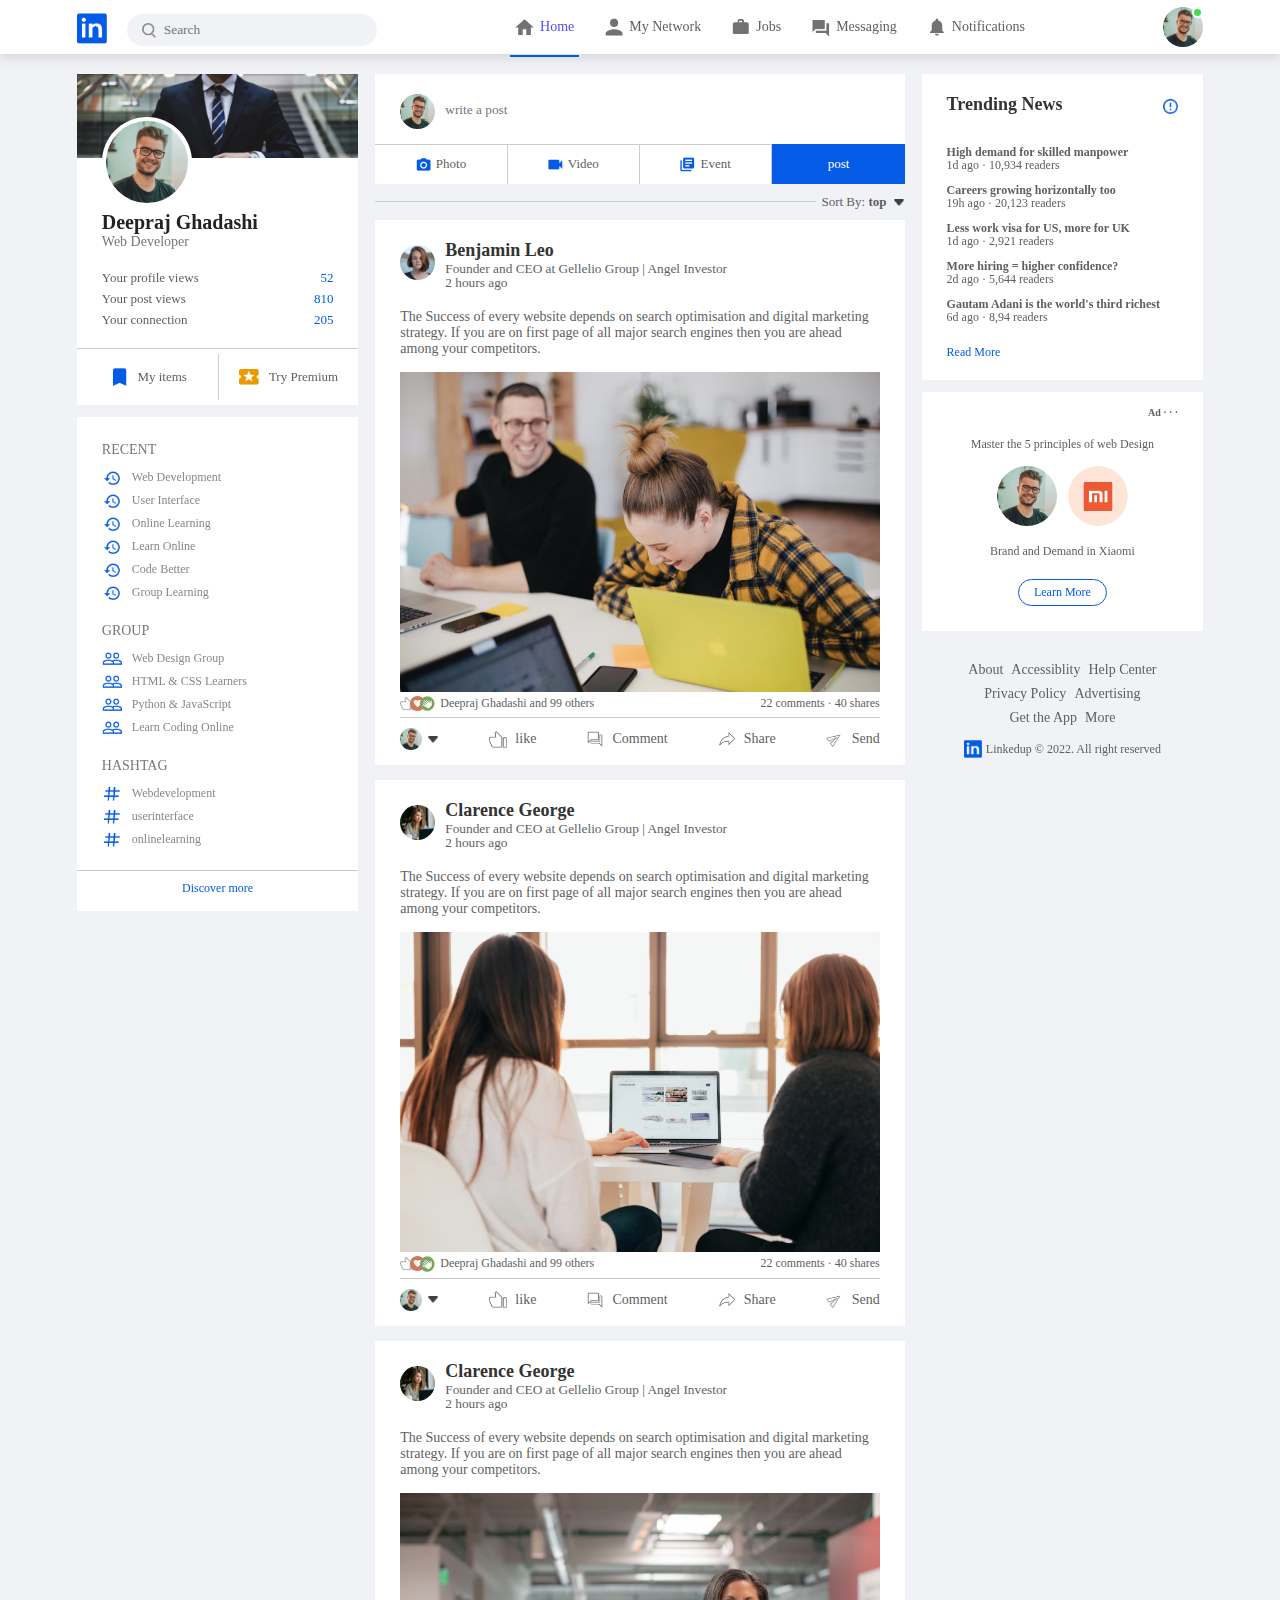
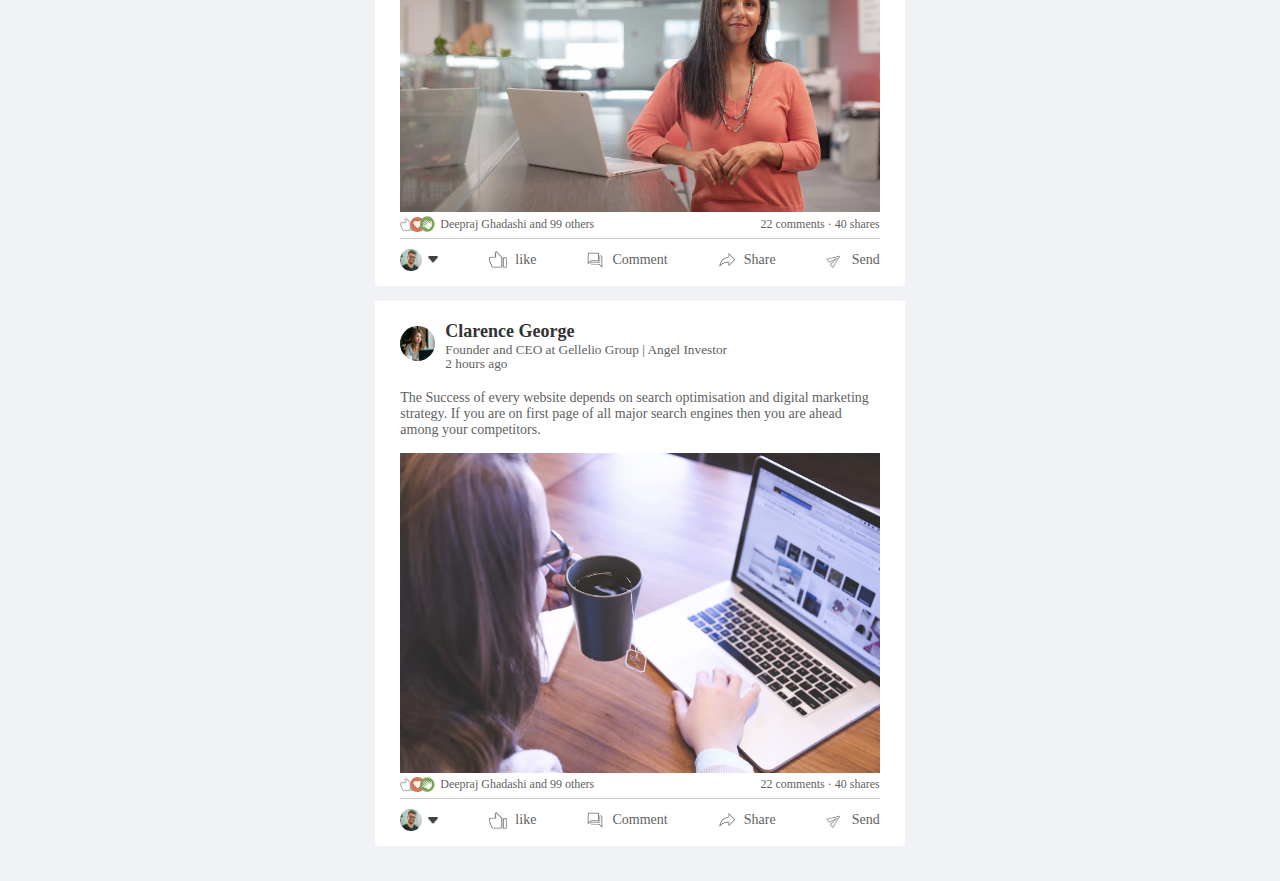
<file: index.html>
<!DOCTYPE html>
<html lang="en">
<head>
    <meta charset="UTF-8">
    <meta name="viewport" content="width=device-width, initial-scale=1.0">
    <title>Social Media Website Design - LinkedIn </title>
    <link rel="stylesheet" href="style.css">
</head>
<body>
   <nav class="navbar">
      <div class="navbar-left">
         <a href="index.html" class="logo"><img src="images/logo.png"></a>
          
          <div class="search-box">
             <img src="images/search.png">
             <input type="text" placeholder="Search">
          </div>
      </div>
      <div class="navbar-center">
        <ul>
            <li><a href="#" class="active-link"><img src="images/home.png"><span>Home</span></a></li>
            <li><a href="#" ><img src="images/network.png" ><span>My Network</span></a></li>
            <li><a href="#" ><img src="images/jobs.png" ><span>Jobs</span></a></li>
            <li><a href="#" ><img src="images/message.png" ><span>Messaging</span></a></li>
            <li><a href="#"><img src="images/notification.png" ><span>Notifications</span></a></li>
        </ul>
      </div>
      <div class="navbar-right">
        <div class="online">
            <img src="images/user-1.png" class="nav-profile-img" onclick="toggleMenu()">
        </div>
      </div>
<!--  ---------Profile-drop-down-menu--------- -->
       <div class="profile-menu-wrap" id="profileMenu">
         <div class="profile-menu">
            <div class="user-info">
               <img src="images/user-1.png">
               <div>
                  <h3>Deepraj Ghadashi</h3>
                  <a href="profile.html">See your profile</a>
               </div>
            </div>
            <hr>
            <a href="#" class="profile-menu-link">
               <img src="images/feedback.png">
               <p>Give feedback</p>
               <span>></span>
            </a>
            <a href="#" class="profile-menu-link">
               <img src="images/setting.png">
               <p>Setting & Privacy</p>
               <span>></span>
            </a>
            <a href="#" class="profile-menu-link">
               <img src="images/help.png">
               <p>Help & Support</p>
               <span>></span>
            </a>
            <a href="#" class="profile-menu-link">
               <img src="images/display.png">
               <p>Display & Accessiblity</p>
               <span>></span>
            </a>
            <a href="#" class="profile-menu-link">
               <img src="images/logout.png">
               <p>Logout</p>
               <span>></span>
            </a>
         </div>
       </div>        



   </nav>
   
<!-- ----------- Navbar Close -------- -->

<div class="container">
 <!--  ----------left-sidebar------- -->
    <div class="left-sidebar">
      <div class="sidebar-profile-box">
         <img src="images/cover-pic.png" width="100%">
         <div class="sidebar-profile-info">
            <img src="images/user-1.png">
            <h1>Deepraj Ghadashi</h1>
            <h3>Web Developer </h3>
            <ul>
               <li>Your profile views <span>52</span></li>
               <li>Your post views <span>810</span></li>
               <li>Your connection <span>205</span></li>
            </ul>
         </div>
         <div class="sidebar-profile-link">
            <a href="#"><img src="images/items.png"> My items</a>
            <a href="#" ><img src="images/premium.png">Try Premium</a>
         </div>
      </div>
      <div class="sidebar-activity" id="sidebarActivity">
         <h3>RECENT </h3>
         <a href="#"><img src="images/recent.png">Web Development</a>
         <a href="#"><img src="images/recent.png">User Interface</a>
         <a href="#"><img src="images/recent.png">Online Learning</a>
         <a href="#"><img src="images/recent.png">Learn Online</a>
         <a href="#"><img src="images/recent.png">Code Better</a>
         <a href="#"><img src="images/recent.png">Group Learning</a>
         <h3>GROUP </h3>
         <a href="#"><img src="images/group.png">Web Design Group</a>
         <a href="#"><img src="images/group.png">HTML & CSS Learners</a>
         <a href="#"><img src="images/group.png">Python & JavaScript</a>
         <a href="#"><img src="images/group.png">Learn Coding Online</a>
         <h3>HASHTAG</h3>
         <a href="#"><img src="images/hashtag.png">Webdevelopment</a>
         <a href="#"><img src="images/hashtag.png">userinterface</a>
         <a href="#"><img src="images/hashtag.png">onlinelearning</a>
         <div class="discover-more-link">
            <a href="#">Discover more</a>
         </div>
      </div>
      <p id="showMoreLink" onclick="toggleAvtivity()">Show more <b>+</b></p>
    </div>
 <!--  ----------main-content------- -->
    <div class="main-content">
       
      <div class="create-post">
         <div class="create-post-input">
            <img src="images/user-1.png">
            <textarea rows="2" placeholder="write a post"></textarea>
         </div>
         <div class="create-post-links">
            <li><img src="images/photo.png">Photo</li>
            <li><img src="images/video.png">Video</li>
            <li><img src="images/event.png">Event</li>
            <li>post</li>
         </div>
       </div>
       
       <div class="sort-by">
         <hr>
         <p>Sort By: <span>top <img src="images/down-arrow.png"></span></p>
       </div>
<!-- -------------Post 1-------- -->
        <div class="post">
         <div class="post-author">
            <img src="images/user-3.png" >
            <div>
               <h1>Benjamin Leo</h1>
               <small>Founder and CEO at Gellelio Group | Angel Investor</small>
               <small>2 hours ago</small>
            </div>
         </div>
          <p>
            The Success of every website depends on search optimisation 
            and digital marketing strategy. If you are on first page of all major search engines
            then you are ahead among your competitors.
          </p>
          <img src="images/post-image-1.png" width="100%">
          
          <div class="post-stats">
             <div>
               <img src="images/thumbsup.png">
               <img src="images/love.png">
               <img src="images/clap.png">
               <span class="liked-users">Deepraj Ghadashi and 99 others</span>
             </div>
             <div>
               <span>22 comments &middot; 40 shares</span>
             </div>
          </div>

           <div class="post-activity">
               <div>
                  <img src="images/user-1.png" class="post-activity-user-icon">
                  <img src="images/down-arrow.png" class="post-activity-arrow-icon">
               </div>
               <div class="post-activity-link">
                  <img src="images/like.png" >
                  <span>like</span>
               </div>
               <div class="post-activity-link">
                  <img src="images/comment.png" >
                  <span>Comment</span>
               </div>
               <div class="post-activity-link">
                  <img src="images/share.png" >
                  <span>Share</span>
               </div>
               <div class="post-activity-link">
                  <img src="images/send.png" >
                  <span>Send</span>
               </div>
           </div>

        </div>
<!-- -------------Post 2-------- -->
        <div class="post">
   <div class="post-author">
      <img src="images/user-4.png" >
      <div>
         <h1>Clarence George</h1>
         <small>Founder and CEO at Gellelio Group | Angel Investor</small>
         <small>2 hours ago</small>
      </div>
   </div>
    <p>
      The Success of every website depends on search optimisation 
      and digital marketing strategy. If you are on first page of all major search engines
      then you are ahead among your competitors.
    </p>
    <img src="images/post-image-2.png" width="100%">
    
    <div class="post-stats">
       <div>
         <img src="images/thumbsup.png">
         <img src="images/love.png">
         <img src="images/clap.png">
         <span class="liked-users">Deepraj Ghadashi and 99 others</span>
       </div>
       <div>
         <span>22 comments &middot; 40 shares</span>
       </div>
    </div>

     <div class="post-activity">
         <div>
            <img src="images/user-1.png" class="post-activity-user-icon">
            <img src="images/down-arrow.png" class="post-activity-arrow-icon">
         </div>
         <div class="post-activity-link">
            <img src="images/like.png" >
            <span>like</span>
         </div>
         <div class="post-activity-link">
            <img src="images/comment.png" >
            <span>Comment</span>
         </div>
         <div class="post-activity-link">
            <img src="images/share.png" >
            <span>Share</span>
         </div>
         <div class="post-activity-link">
            <img src="images/send.png" >
            <span>Send</span>
         </div>
     </div>

        </div>
<!-- -------------Post 3-------- -->
        <div class="post">
   <div class="post-author">
      <img src="images/user-4.png" >
      <div>
         <h1>Clarence George</h1>
         <small>Founder and CEO at Gellelio Group | Angel Investor</small>
         <small>2 hours ago</small>
      </div>
   </div>
    <p>
      The Success of every website depends on search optimisation 
      and digital marketing strategy. If you are on first page of all major search engines
      then you are ahead among your competitors.
    </p>
    <img src="images/post-image-3.png" width="100%">
    
    <div class="post-stats">
       <div>
         <img src="images/thumbsup.png">
         <img src="images/love.png">
         <img src="images/clap.png">
         <span class="liked-users">Deepraj Ghadashi and 99 others</span>
       </div>
       <div>
         <span>22 comments &middot; 40 shares</span>
       </div>
    </div>

     <div class="post-activity">
         <div>
            <img src="images/user-1.png" class="post-activity-user-icon">
            <img src="images/down-arrow.png" class="post-activity-arrow-icon">
         </div>
         <div class="post-activity-link">
            <img src="images/like.png" >
            <span>like</span>
         </div>
         <div class="post-activity-link">
            <img src="images/comment.png" >
            <span>Comment</span>
         </div>
         <div class="post-activity-link">
            <img src="images/share.png" >
            <span>Share</span>
         </div>
         <div class="post-activity-link">
            <img src="images/send.png" >
            <span>Send</span>
         </div>
     </div>

        </div>
<!-- -------------Post 4-------- -->
         <div class="post">
   <div class="post-author">
      <img src="images/user-4.png" >
      <div>
         <h1>Clarence George</h1>
         <small>Founder and CEO at Gellelio Group | Angel Investor</small>
         <small>2 hours ago</small>
      </div>
   </div>
    <p>
      The Success of every website depends on search optimisation 
      and digital marketing strategy. If you are on first page of all major search engines
      then you are ahead among your competitors.
    </p>
    <img src="images/post-image-4.png" width="100%">
    
    <div class="post-stats">
       <div>
         <img src="images/thumbsup.png">
         <img src="images/love.png">
         <img src="images/clap.png">
         <span class="liked-users">Deepraj Ghadashi and 99 others</span>
       </div>
       <div>
         <span>22 comments &middot; 40 shares</span>
       </div>
    </div>

     <div class="post-activity">
         <div>
            <img src="images/user-1.png" class="post-activity-user-icon">
            <img src="images/down-arrow.png" class="post-activity-arrow-icon">
         </div>
         <div class="post-activity-link">
            <img src="images/like.png" >
            <span>like</span>
         </div>
         <div class="post-activity-link">
            <img src="images/comment.png" >
            <span>Comment</span>
         </div>
         <div class="post-activity-link">
            <img src="images/share.png" >
            <span>Share</span>
         </div>
         <div class="post-activity-link">
            <img src="images/send.png" >
            <span>Send</span>
         </div>
     </div>

         </div>
     </div>
 <!--   --------right-sidebar------- -->
    <div class="right-sidebar">
      <div class="sidebar-news">
         <img src="images/more.png" class="info-icon">
         <h3>Trending News</h3>
         <a href="#" class="">High demand for skilled manpower</a>
         <span>1d ago &middot; 10,934 readers</span>

         <a href="#" class="">Careers growing horizontally too</a>
         <span>19h ago &middot; 20,123 readers</span>

         <a href="#" class="">Less work visa for US, more for UK</a>
         <span>1d ago &middot; 2,921 readers</span>

         <a href="#" class="">More hiring = higher confidence?</a>
         <span>2d ago &middot; 5,644 readers</span>

         <a href="#" class="">Gautam Adani is the world's third richest</a>
         <span>6d ago &middot; 8,94 readers</span>

         <a href="#" class="read-more-link">Read More</a>
      </div>

      <div class="sidebar-ad">
         <small>Ad &middot; &middot; &middot; </small>
         <p>Master the 5 principles of web Design</p>
         <div>
            <img src="images/user-1.png">
            <img src="images/mi-logo.png">
         </div>
         <b>Brand and Demand in Xiaomi</b>
         <a href="#" class="ad-link">Learn More</a>
      </div>

      <div class="sidebar-useful-links">
         <a href="#">About</a>
         <a href="#">Accessiblity</a>
         <a href="#">Help Center</a>
         <a href="#">Privacy Policy</a>
         <a href="#">Advertising</a>
         <a href="#">Get the App</a>
         <a href="#">More</a>
         <div class="copyright-msg">
            <img src="images/logo.png">
            <p>Linkedup &#169; 2022. All right reserved</p>
         </div>
      </div>
   
    </div>
</div>

<script>
   let profileMenu = document.getElementById('profileMenu');

   function toggleMenu(){
      profileMenu.classList.toggle('open-menu');
   }
</script>
<script>
   let sideActivity = document.getElementById("sidebarActivity");
   let moreLink = document.getElementById("showMoreLink");

   function toggleAvtivity(){
      sideActivity.classList.toggle("open-activity");

      if(sideActivity.classList.contains("open-activity")){
         moreLink.innerHTML= "Show less <b>-<b>";
      }else{
         moreLink.innerHTML = "Show more <b>+<b>";
      }
   }
</script>

</body>
</html>
</file>
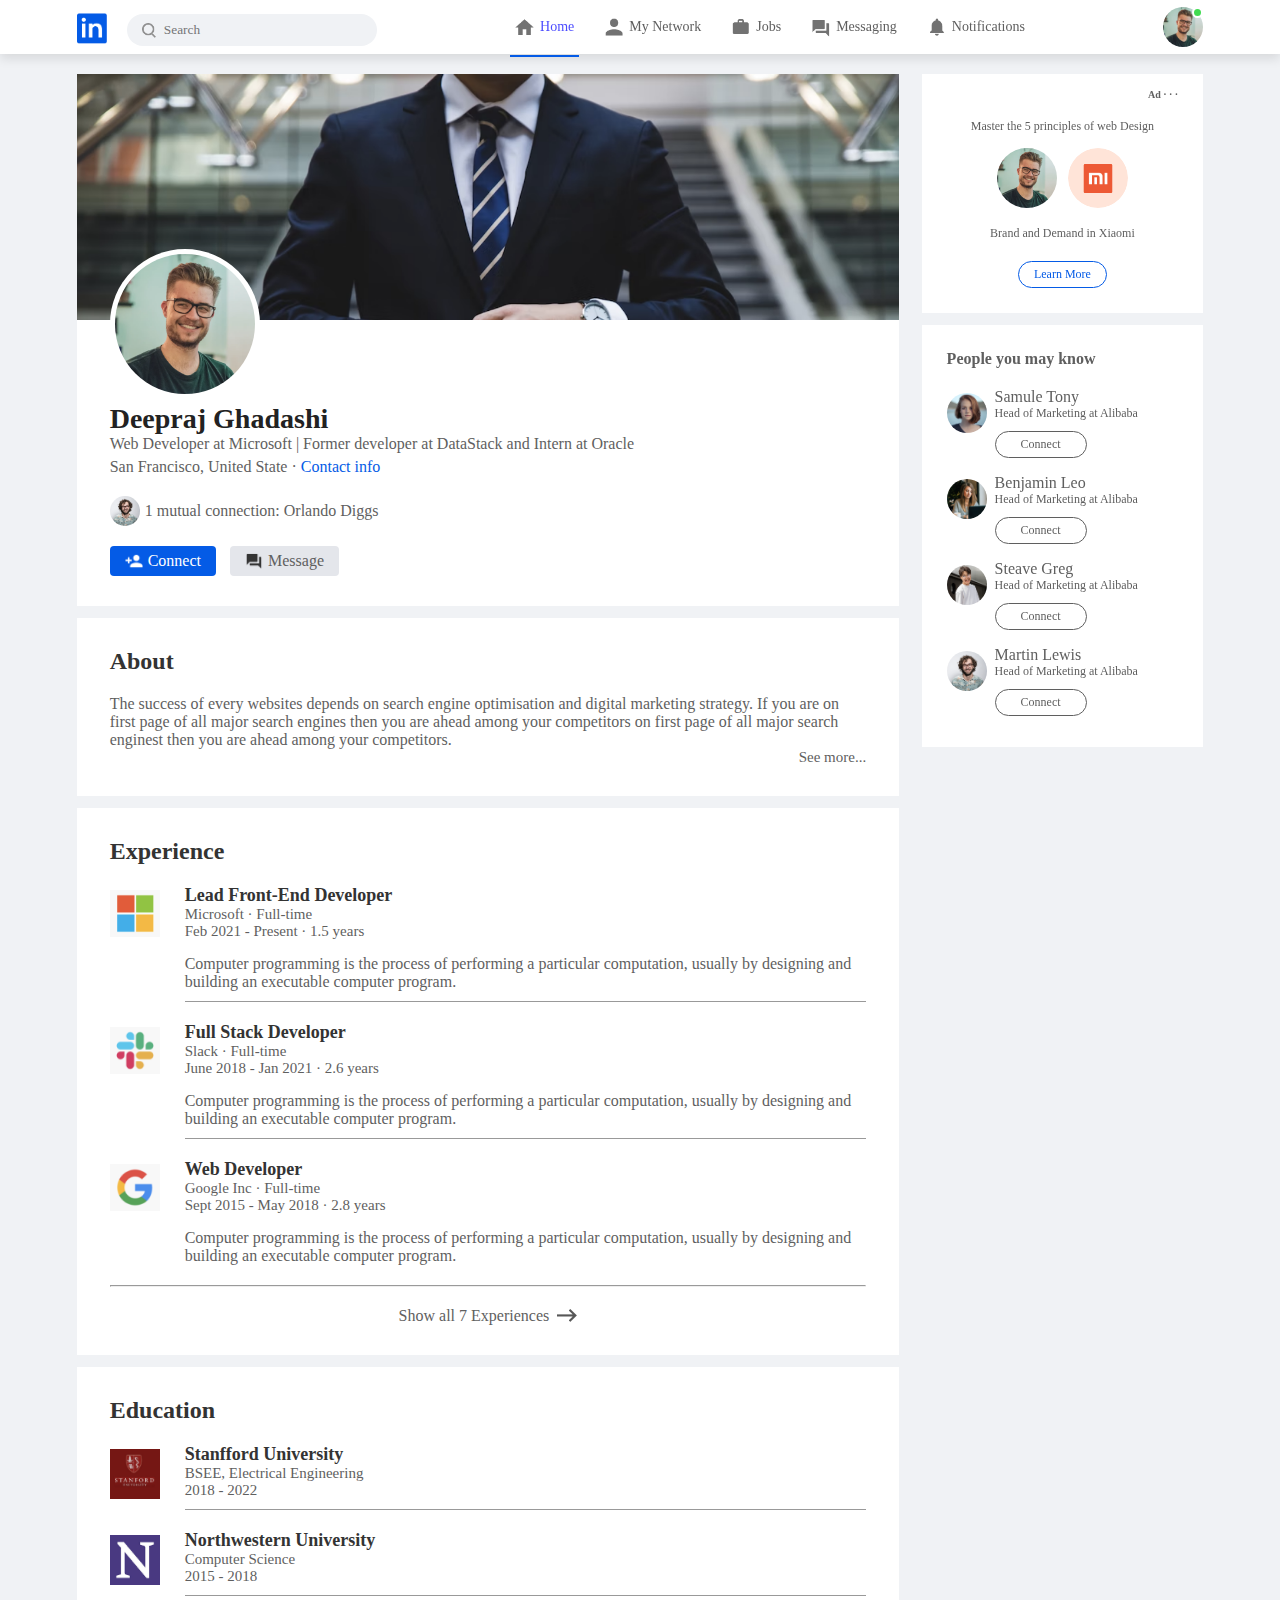
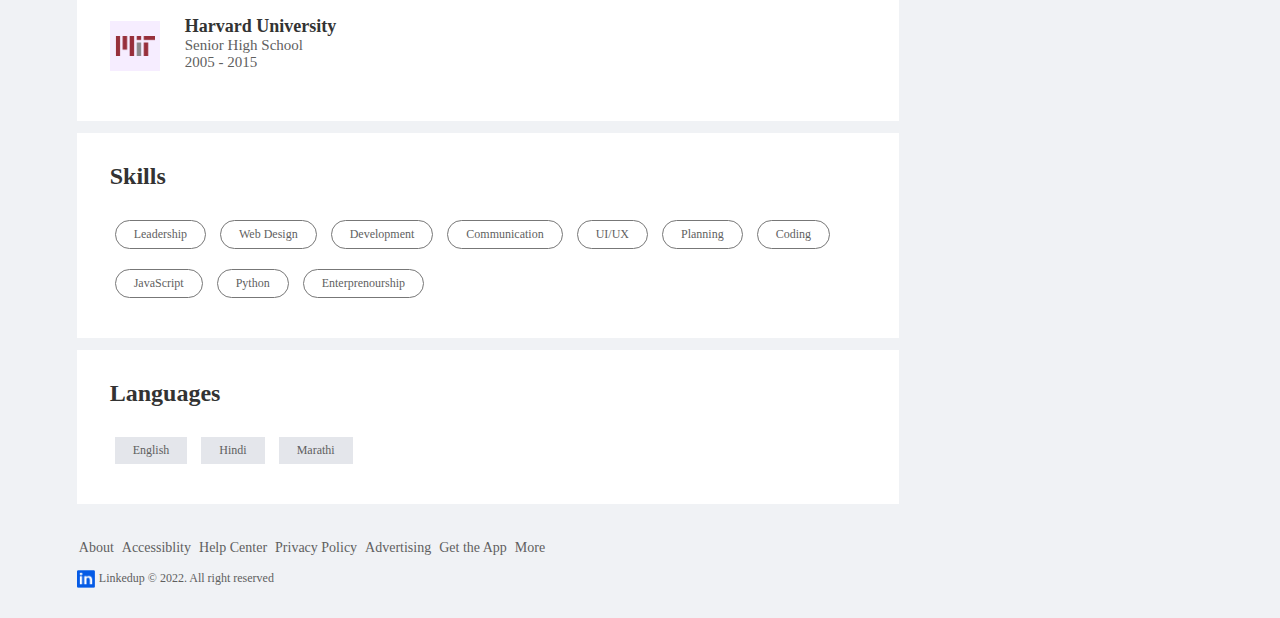
<file: profile.html>
<!DOCTYPE html>
<html lang="en">
<head>
    <meta charset="UTF-8">
    <meta name="viewport" content="width=device-width, initial-scale=1.0">
    <title>Social Media Website Design - LinkedIn </title>
    <link rel="stylesheet" href="style.css">
</head>
<body>
   <nav class="navbar">
      <div class="navbar-left">
         <a href="index.html" class="logo"><img src="images/logo.png"></a>
          
          <div class="search-box">
             <img src="images/search.png">
             <input type="text" placeholder="Search">
          </div>
      </div>
      <div class="navbar-center">
        <ul>
            <li><a href="#" class="active-link"><img src="images/home.png"><span>Home</span></a></li>
            <li><a href="#" ><img src="images/network.png" ><span>My Network</span></a></li>
            <li><a href="#" ><img src="images/jobs.png" ><span>Jobs</span></a></li>
            <li><a href="#" ><img src="images/message.png" ><span>Messaging</span></a></li>
            <li><a href="#"><img src="images/notification.png" ><span>Notifications</span></a></li>
        </ul>
      </div>
      <div class="navbar-right">
        <div class="online">
            <img src="images/user-1.png" class="nav-profile-img" onclick="toggleMenu()">
        </div>
      </div>
<!--  ---------Profile-drop-down-menu--------- -->
       <div class="profile-menu-wrap" id="profileMenu">
         <div class="profile-menu">
            <div class="user-info">
               <img src="images/user-1.png">
               <div>
                  <h3>Deepraj Ghadashi</h3>
                  <a href="profile.html">See your profile</a>
               </div>
            </div>
            <hr>
            <a href="#" class="profile-menu-link">
               <img src="images/feedback.png">
               <p>Give feedback</p>
               <span>></span>
            </a>
            <a href="#" class="profile-menu-link">
               <img src="images/setting.png">
               <p>Setting & Privacy</p>
               <span>></span>
            </a>
            <a href="#" class="profile-menu-link">
               <img src="images/help.png">
               <p>Help & Support</p>
               <span>></span>
            </a>
            <a href="#" class="profile-menu-link">
               <img src="images/display.png">
               <p>Display & Accessiblity</p>
               <span>></span>
            </a>
            <a href="#" class="profile-menu-link">
               <img src="images/logout.png">
               <p>Logout</p>
               <span>></span>
            </a>
         </div>
       </div>        



   </nav>
   
<!-- ----------- Navbar Close -------- -->

<div class="container">
   <div class="profile-main">
      <div class="profile-container">
         <img src="images/cover-pic.png" width="100%">
         <div class="profile-container-inner">
            <img src="images/user-1.png" class="profile-pic">
            <h1>Deepraj Ghadashi</h1>
            <b>Web Developer at Microsoft | Former developer at DataStack and Intern at Oracle</b>
            <p>San Francisco, United State &middot; <a href="#">Contact info</a></p>
            <div class="mutual-connection">
               <img src="images/user-2.png">
               <span>1 mutual connection: Orlando Diggs</span>
            </div>
            <div class="profile-btn">
               <a href="#" class="primary-btn"><img src="images/connect.png">Connect</a>
               <a href="#"><img src="images/chat.png">Message</a> 
            </div>
         </div>
      </div>

      <div class="profile-discription">
         <h2>About</h2>
         <p>The success of every websites depends on search engine optimisation and digital 
            marketing strategy. If you are on first page of all major search engines then you
            are ahead among your competitors on first page of all major search enginest then you 
            are ahead among your competitors.  </p>
         <a href="#" class="see-more-link">See more...</a>
      </div>

       <div class="profile-discription">
         <h2>Experience</h2>
         <div class="pofile-desc-row">
            <img src="images/microsoft.png">
            <div class="">
               <h3>Lead Front-End Developer</h3>
               <b>Microsoft &middot; Full-time</b>
               <b>Feb 2021 - Present &middot; 1.5 years</b>
               <p>Computer programming is the process of performing a particular
                  computation, usually by designing and building an executable computer
                  program.</p>
               <hr>
            </div>
         </div>
         <div class="pofile-desc-row">
            <img src="images/slack.png">
            <div class="">
               <h3>Full Stack Developer</h3>
               <b>Slack &middot; Full-time</b>
               <b>June 2018 - Jan 2021 &middot; 2.6 years</b>
               <p>Computer programming is the process of performing a particular
                  computation, usually by designing and building an executable computer
                  program.</p>
               <hr>
            </div>
         </div>
         <div class="pofile-desc-row">
            <img src="images/google.png">
            <div class="">
               <h3>Web Developer</h3>
               <b>Google Inc &middot; Full-time</b>
               <b>Sept 2015 - May 2018 &middot; 2.8 years</b>
               <p>Computer programming is the process of performing a particular
                  computation, usually by designing and building an executable computer
                  program.</p>
            </div>
         </div>
         <hr>
         <a href="#" class="experience-link">Show all 7 Experiences <img src="images/right-arrow.png" ></a>
       </div>

         <div class="profile-discription">
            <h2>Education</h2>
            <div class="pofile-desc-row">
               <img src="images/stanford.png">
               <div>
                  <h3>Stanfford University</h3>
                  <b>BSEE, Electrical Engineering</b>
                  <b>2018 - 2022</b>
                  <hr>
               </div>
            </div>
            <div class="pofile-desc-row">
               <img src="images/north.png">
               <div>
                  <h3>Northwestern University</h3>
                  <b>Computer Science</b>
                  <b>2015 - 2018</b>
                  <hr>
               </div>
            </div>
            <div class="pofile-desc-row">
               <img src="images/mit.png">
               <div>
                  <h3>Harvard University</h3>
                  <b>Senior High School</b>
                  <b>2005 - 2015</b>
               </div>
            </div>

         </div>
         <div class="profile-discription">
            <h2>Skills</h2>
            <a href="#" class="skills-btn">Leadership</a>
            <a href="#" class="skills-btn">Web Design</a>
            <a href="#" class="skills-btn">Development</a>
            <a href="#" class="skills-btn">Communication</a>
            <a href="#" class="skills-btn">UI/UX</a>
            <a href="#" class="skills-btn">Planning</a>
            <a href="#" class="skills-btn">Coding</a>
            <a href="#" class="skills-btn">JavaScript</a>
            <a href="#" class="skills-btn">Python</a>
            <a href="#" class="skills-btn">Enterprenourship</a>
         </div>
         <div class="profile-discription">
            <h2>Languages</h2>
            <a href="#" class="Language-btn">English</a>
            <a href="#" class="Language-btn">Hindi</a>
            <a href="#" class="Language-btn">Marathi</a>
         </div>

   </div>

  <!-- ----------- profile-sidebar -------- -->

   <div class="profile-sidebar">
      
      <div class="sidebar-ad">
         <small>Ad &middot; &middot; &middot; </small>
         <p>Master the 5 principles of web Design</p>
         <div>
            <img src="images/user-1.png">
            <img src="images/mi-logo.png">
         </div>
         <b>Brand and Demand in Xiaomi</b>
         <a href="#" class="ad-link">Learn More</a>
      </div>
       
      <div class="sidebar-people">
         <h3>People you may know</h3>
         <div class="sidebar-people-row">
            <img src="images/user-3.png">
            <div>
               <h2>Samule Tony</h2>
               <p>Head of Marketing at Alibaba</p>
               <a href="#">Connect</a>
            </div>
         </div>
         <div class="sidebar-people-row">
            <img src="images/user-4.png">
            <div>
               <h2>Benjamin Leo</h2>
               <p>Head of Marketing at Alibaba</p>
               <a href="#">Connect</a>
            </div>
         </div>
         <div class="sidebar-people-row">
            <img src="images/user-5.png">
            <div>
               <h2>Steave Greg</h2>
               <p>Head of Marketing at Alibaba</p>
               <a href="#">Connect</a>
            </div>
         </div>
         <div class="sidebar-people-row">
            <img src="images/user-2.png">
            <div>
               <h2>Martin Lewis</h2>
               <p>Head of Marketing at Alibaba</p>
               <a href="#">Connect</a>
            </div>
         </div>
      </div>
   </div>
</div>

<div class="profile-footer">
   <div class="sidebar-useful-links">
      <a href="#">About</a>
      <a href="#">Accessiblity</a>
      <a href="#">Help Center</a>
      <a href="#">Privacy Policy</a>
      <a href="#">Advertising</a>
      <a href="#">Get the App</a>
      <a href="#">More</a>
      <div class="copyright-msg">
         <img src="images/logo.png">
         <p>Linkedup &#169; 2022. All right reserved</p>
      </div>
   </div>
</div>

<script>
   let profileMenu = document.getElementById('profileMenu');

   function toggleMenu(){
      profileMenu.classList.toggle('open-menu');
   }
</script>

</body>
</html>
</file>
<file: style.css>
*{
    margin: 0;
    padding: 0;
    font-family: 'Poppins','sans-serif';
    box-sizing: border-box;
}
body{
    background: #f0f2f5;
    color: #5f5f5f;
}
a{
    text-decoration: none;
    color: #5f5f5f;
}
.navbar{
    display: flex;
    align-items: center;
    justify-content: space-between;
    background: #fff;
    padding: 6px 6%;
    position: sticky;
    top: 0;
    z-index: 100;
    box-shadow: 0 5px 10px rgba(0, 0, 0 ,0.1);
}
.logo img{
    width: 30px;
    margin-top: 7px;
    display: relative;
}
.navbar-center ul li{
    display: inline-block;
    list-style: none;
}
.navbar-center ul li a{
    display: flex;
    align-items: center;
    font-size: 14px;
    margin: 5px 8px;
    padding-right: 5px;
    position: relative;
}
.navbar-center ul li a img {
    width: 30px;
}
.navbar-center ul li a::after {
    content: '';
    width:0;
    height: 2px;
    background: #045be6;
    position: absolute;
    bottom: -15px;
    transition: width 0.3s;
}
.navbar-center ul li a.active-link::after,
.navbar-center ul li a:hover::after {
    width: 100%;
}
.navbar-center ul li a span {
    transition: color 0.3s; /* Added to transition color change */
}
.navbar-center ul li a.active-link span {
    color: #4D4DFF; /* Neon color for the active link */
}
.navbar-center ul li a:hover span {
    color: #4D4DFF; /* Neon color */
}
.nav-profile-img{
    width: 40px;
    border-radius: 50%;
    display: block;
    cursor: pointer;
    position: relative;
}
.online{
    position: relative;
}
.online::after{
    content: "";
    width: 7px;
    height: 7px;
    border: 2px solid #fff;
    border-radius: 50%;
    right: 0px;
    top:0px;
    background: #41db51;
    position: absolute;
}
.search-box{
    background: #f0f2f5;
    width: 250px;
    border-radius: 20px;
    display: flex;
    align-items: center;
    padding: 0 15px;
    margin-left: 20px;
    margin-top: 7px;
}
.navbar-left{
    display: flex;
    align-items: center;
}
.search-box img {
    width: 14px;
}
.search-box input {
    width: 100%;
    background: transparent;
    padding: 8px;
    outline: none;
    border: 0;
}

/* -----  Navbar End --------------------*/

.container {
    padding: 20px 6%;
    display: flex;
    flex-wrap: wrap;
    justify-content: space-between;
}

/* -------- left-sidebar ----------- */
.left-sidebar {
    flex-basis: 25%;
    align-self: flex-start;
    position: sticky;
    top: 73px;
}
.sidebar-profile-box{
    background: #fff;
}
.sidebar-profile-info{
    padding: 0 25px;
}
.sidebar-profile-info img{
    width:90px;
    border-radius: 50%;
    background: #fff;
    padding: 4px;
    margin-top: -45px;
}
.sidebar-profile-info h1{
    font-size: 20px;
    font-weight: 600;
    color: #222;
}
.sidebar-profile-info h3{
    font-size: 14px;
    font-weight: 500;
    color: #777;
}
.sidebar-profile-info ul {
    list-style: none;
    margin: 20px 0;
}
.sidebar-profile-info ul li {
    width: 100%;
    margin: 5px 0;
    font-size: 13px;
}
.sidebar-profile-info ul li span {
    float: right;
    color: #045be6;
}
.sidebar-profile-link {
    display: flex;
    align-items: center;
    border-top: 1px solid #ccc;
}
.sidebar-profile-link a {
    flex-basis: 50%;
    display: flex;
    align-items: center;
    justify-content: center;
    padding: 15px 0 ;
    font-size: 13px;
    border-left: 1px solid #ccc;
}
.sidebar-profile-link a:first-child{
    border-left: 0;
}
.sidebar-profile-link a img{
    width:20px;
    margin-right: 10px;
}
.sidebar-activity{
    background: #fff;
    padding: 5px 25px;
    margin: 12px 0;
}
.sidebar-activity h3{
    color: #777;
    font-size: 14px;
    font-weight: 500;
    margin: 20px 0 10px;
}
.sidebar-activity a {
    display: flex;
    align-items: center;
    font-size: 12px;
    font-weight: 500;
    color: #888;
    margin: 3px 0;
}
.sidebar-activity a img{
    width: 20px;
    margin-right: 10px;
}
.discover-more-link{
    border-top: 1px solid #ccc;
    text-align: center;
    margin-top: 20px;
    margin-left: -25px;
    margin-right: -25px;
}
.discover-more-link a{
    color: #045be6;
    display: inline-block;
    margin: 10px 0;
}
/* -------- right-sidebar ----------- */
.right-sidebar {
    flex-basis: 25%;
    align-self: flex-start;
    position: sticky;
    top: 73px;
}
.sidebar-news{
    background: #fff;
    padding: 10px 25px;
}
.info-icon{
    width: 15px;
    float: right;
    margin-top: 15px;
}
.sidebar-news h3{
    font-size: 18px;
    font-weight: 600;
    color: #333;
    margin: 10px 0 30px;
}
.sidebar-news a {
    display: block;
    font-size: 12px;
    font-weight: 600;
    margin-top: 10px;
    margin-bottom: -5px;

}
.sidebar-news span{
    font-size: 12px;
}
.sidebar-news .read-more-link{
    color: #045be6;
    font-weight: 500;
    margin: 20px 0 10px;
}
.sidebar-ad{
    background: #fff;
    padding: 15px 25px;
    text-align: center;
    margin: 12px 0;
    font-size: 12px;
}
.sidebar-ad img{
    width: 60px;
    border-radius: 50%;
    margin: 4px;
}
.sidebar-ad small{
    float: right;
    font-weight: 600;
}
.sidebar-ad p{
    margin-top: 30px;
    margin-bottom: 10px;
}
.sidebar-ad b {
    display: block;
    font-weight: 500;
    margin-top: 10px;
}
.ad-link{
    display: inline-block;
    border: 1px solid #045be6;
    border-radius: 30px;
    padding: 5px 15px;
    color: #045be6;
    font-weight: 500;
    margin: 20px auto 10px;
}
.sidebar-useful-links{
    padding: 15px 25px;
    text-align: center;
}
.sidebar-useful-links a {
    display: inline-block;
    font-size: 14px;
    margin: 4px 2px;
}
.copyright-msg{
    display: flex;
    align-items: center;
    justify-content: center;
    font-size: 12px;
    margin-top: 10px;
    font-weight: 500;
}
.copyright-msg img{
    width: 18px;
    margin-right: 4px;
}
/* -------- main-content----------- */
.main-content {
    flex-basis: 47%;
    align-self: flex-start; 
}
.create-post{
    background: #fff;
}
.create-post-input{
    padding: 20px 25px 10px;
    display: flex;
    align-items: flex-start;
}
.create-post-input img{
    width: 35px;
    border-radius: 50%;
    margin-right: 10px;
}
.create-post-input textarea{
   width: 100%;
   border: 0;
   outline: 0;
   resize: none;
   background: transparent;
   margin-top: 8px; 
}
::placeholder{
    font-weight: 500;
}
.create-post-links{
    display: flex;
    align-items: flex-start;
}
.create-post-links li{
    list-style: none;
    border-right: 1px solid #ccc;
    border-top: 1px solid #ccc;
    flex-basis: 25%;
    height: 40px;
    font-size: 13px;
    display: flex;
    align-items: center;
    justify-content: center;
    cursor: pointer;
}
.create-post-links li img{
    width: 15px;
    margin-right: 5px;
}
.create-post-links li:last-child{
    background: #045be6;
    color: #fff;
    border-top: 0; 
    border-right: 0;
}
.sort-by{
    display: flex;
    align-items: center;
    margin: 10px 0;
}
.sort-by hr{
    flex:1;
    border:0;
    height: 1px;
    background: #ccc;
}
.sort-by p{
    font-size: 13px;
    padding-left: 5px;
}
.sort-by p span{
    font-weight: 600;
    cursor: pointer;
}
.sort-by p span img{
    width: 12px;
    margin-left: 3px;
}
.post{
    background: #fff;
    padding: 20px 25px 5px;
    margin: 5px 0 15px;
}
.post-author{
    display: flex;
    align-items: flex-start;
    margin-bottom: 20px;
}
.post-author img{
    width: 35px;
    border-radius: 50%;
    margin-right: 10px;
    margin-top: 5px;
}
.post-author h1{
    font-size: 18px;
    font-weight: 600;
    color: #333;
}
.post-author small{
    display: block;
    margin-bottom: -2px;
}
.post p{
    font-size: 14px;
    margin-bottom: 15px;
}
.post-stats{
    display: flex;
    flex-wrap: wrap;
    align-items: center;
    justify-content: space-between;
    font-size: 12px;
    border-bottom: 1px solid #ccc;
    padding-bottom: 6px;
}
.post-stats div{
    display: flex;
    align-items: center;
}
.post-stats img{
    width: 15px;
    margin-right: -5px;
}
.liked-users{
    margin-left: 10px;
}
.post-activity{
    display: flex;
    align-items: center;
    justify-content: space-between;
    padding: 10px 0;
    font-size: 14px;
    font-weight: 500; 
}
.post-activity div{
    display: flex;
    align-items: center;
}
.post-activity-user-icon{
    width: 22px;
    border-radius: 50%;
}
.post-activity-arrow-icon{
    width: 12px;
    margin-left: 5px;
}
.post-activity-link img{
    width: 18px; 
    margin-right: 8px;
}

/* --------- Profile-drop-down-menu --------- */
.profile-menu-wrap{
    position: absolute;
    top: 100%;
    right: 5%;
    width: 320px;
    max-height: 0;
    overflow: hidden;
    transition: max-height 0.5s;
}
.profile-menu-wrap.open-menu{
    max-height: 400px;
}

.profile-menu{
    background: #222;
    color: #fff;
    padding: 20px;
    margin: 10px;
}
.user-info{
    display: flex;
    align-items: center;
}
.user-info img{
    width: 50px;
    border-radius: 50%;
    margin-right: 15px;
}
.user-info{
    font-weight: 500;
    margin-bottom: -7px;
}
.user-info a{
    color: #c9dbf8;
    font-size: 13px;
}
.profile-menu hr{
    border: 0;
    height: 1px;
    width: 100%;
    background: #fff;
    margin: 15px 0 10px;
}
.profile-menu-link{
    display: flex;
    align-items: center;
    color: #fff;
    margin: 12px 0;
    font-size: 14px;
}
.profile-menu-link p{
    width: 100%;
}
.profile-menu-link img{
    width: 35px;
    border-radius: 50%;
    margin-right: 15px;
}

/*-- ----------- Profile Main and .profile-sidebar -------- */

.profile-main{
   flex-basis: 73%;
   align-self: flex-start; 
}
.profile-sidebar{
    flex-basis: 25%;
    align-self: flex-start;
    position: sticky;
    top: 73px;
}
.profile-container{
    background: #fff;
}
.profile-container-inner{
    padding: 0 4% 10px;
}
.profile-pic{
    width: 150px;
    border-radius: 50%;
    margin-top: -75px;
    padding: 5px;
    background: #fff;
}
.profile-container h1{
    font-size: 28px;
    font-weight: 600;
    color: #222;
}
.profile-container b{
    font-weight: 500;
}
.profile-container p{
    margin-top: 5px;
}
.profile-container p a{
    color: #045be6;
    font-weight: 500;
}
.mutual-connection{
    display: flex;
    align-items: center;
    margin: 20px 0;
}
.mutual-connection img{
    width: 30px;
    border-radius: 50%;
    margin-right: 5px;
}
.profile-btn{
    margin: 20px 0;
}
.profile-btn a{
     display: inline-flex;
     align-items: center;
     background: #e4e6eb;
     padding: 6px 15px;
     border-radius: 4px;
     margin-right: 10px;
}
.profile-btn a img{
    width:18px;
    margin-right: 5px;
}
.profile-btn .primary-btn{
    background: #045be6;
    color: #fff;
}
.profile-discription{
    background: #fff;
    padding: 20px 4% 30px;
    margin: 12px 0;
}
.profile-discription h2{
    color: #333;
    margin: 10px 0 20px;
    font-weight: 600;
}
.see-more-link{
    display: block;
    text-align: right;
    font-size: 15px;
}
.pofile-desc-row{
    display: flex;
    align-items: flex-start;
    margin: 20px 0;
}
.pofile-desc-row img{
    width: 50px;
    margin-right: 25px;
    margin-top: 5px;
}
.pofile-desc-row div{
    width: 100%;
}
.pofile-desc-row h3{
    font-size: 18px;
    font-weight: 600;
    color: #333;
}
.pofile-desc-row b{
    display: block;
    font-weight: 500;
    font-size: 15px;
}
.pofile-desc-row  p {
    margin-top: 15px;
}
.pofile-desc-row hr{
    border: 0;
    border-bottom: 1px solid #999;
    margin-top: 10px;
}
.experience-link{
    display: flex;
    align-items: center;
    justify-content: center;
    padding-top: 20px;
    font-weight: 500;
}
.experience-link img{
    width: 20px;
    margin-left: 8px;
}
.skills-btn{
    display: inline-block;
    margin: 10px 5px;
    padding: 6px 18px;
    border: 1px solid #777;
    border-radius: 30px;
    font-size: 12px;
    font-weight: 500;
}
.Language-btn{
    display: inline-block;
    margin: 10px 5px;
    padding: 6px 18px;
    background: #e4e6eb;
    font-size: 12px;
    font-weight: 500;
}

/* -------- profile-right-sidebar ----------- */
.profile-sidebar .sidebar-ad{
    margin: 0;
}
.sidebar-people{
    background: #fff;
    padding: 15px 25px;
    margin: 12px 0;
    font-size: 12px;
}
.sidebar-people h3{
    font-size: 16px;
    font-weight: 600;
    margin: 10px 0 20px;
}
.sidebar-people-row{
    display: flex;
    align-items: flex-start;
    margin: 6px 0;
}
.sidebar-people-row img{
    width: 40px;
    border-radius: 50%;
    margin-right: 8px;
    margin-top: 5px;
}
.sidebar-people-row h2{
    font-weight: 500;
    font-size: 16px;
}
.sidebar-people-row a{
    display: inline-block;
    margin: 10px 0;
    padding: 5px 25px;
    border: 1px solid #5f5f5f;
    border-radius: 30px;
    font-weight: 500;
}
.profile-footer{
    padding: 0 6% 30px;
}
.profile-footer .sidebar-useful-links{
    text-align: left;
    padding: 0;
}
.profile-footer .copyright-msg{
    justify-content: flex-start;
}
#showMoreLink{
    display: none;
}
/* ------- Media query for small screen ------- */
@media only screen and (max-width: 600px) {
    .search-box{
        background: transparent;
        width: auto;
        padding: 0;
    }
    .search-box input{
        width: 0;
        padding: 0;
    }
    .navbar-center ul li a span{
       display: none; 
    }
    .navbar-center ul li a{
        padding-right: 0;
        margin: 5px;
    }
    .nav-profile-img{
        width: 30px;
    }
    .container{
        padding: 15px 3%;
    }
    .left-sidebar, .right-sidebar{
        flex-basis: 100%;
        position: relative;
        top: unset;
    }
    .main-content{
        flex-basis: 100%;
    }
    .post-stats div{
        margin: 2px 0;
    }
    .post-activity-link span{
        display: none;
    }
    .post-activity-link img{
        margin-right: 0;
    }
    /* -----Profile page sidebar ----*/
    .profile-main, .profile-sidebar{
        flex-basis: 100%;
    }
    .profile-container{
        font-size: 14px;
    }
    .profile-pic{
        width: 100px;
        margin-top: -50px;
    }
    .profile-discription{
        font-size: 14px;
    }
    #showMoreLink{
        display: block;
        width: fit-content;
        margin: 10px auto;
        font-size: 14px;
        cursor: pointer;
    }
    .sidebar-activity{
        display: none;
    }
    .sidebar-activity.open-activity{
      display: block;  
    }
}
</file>
